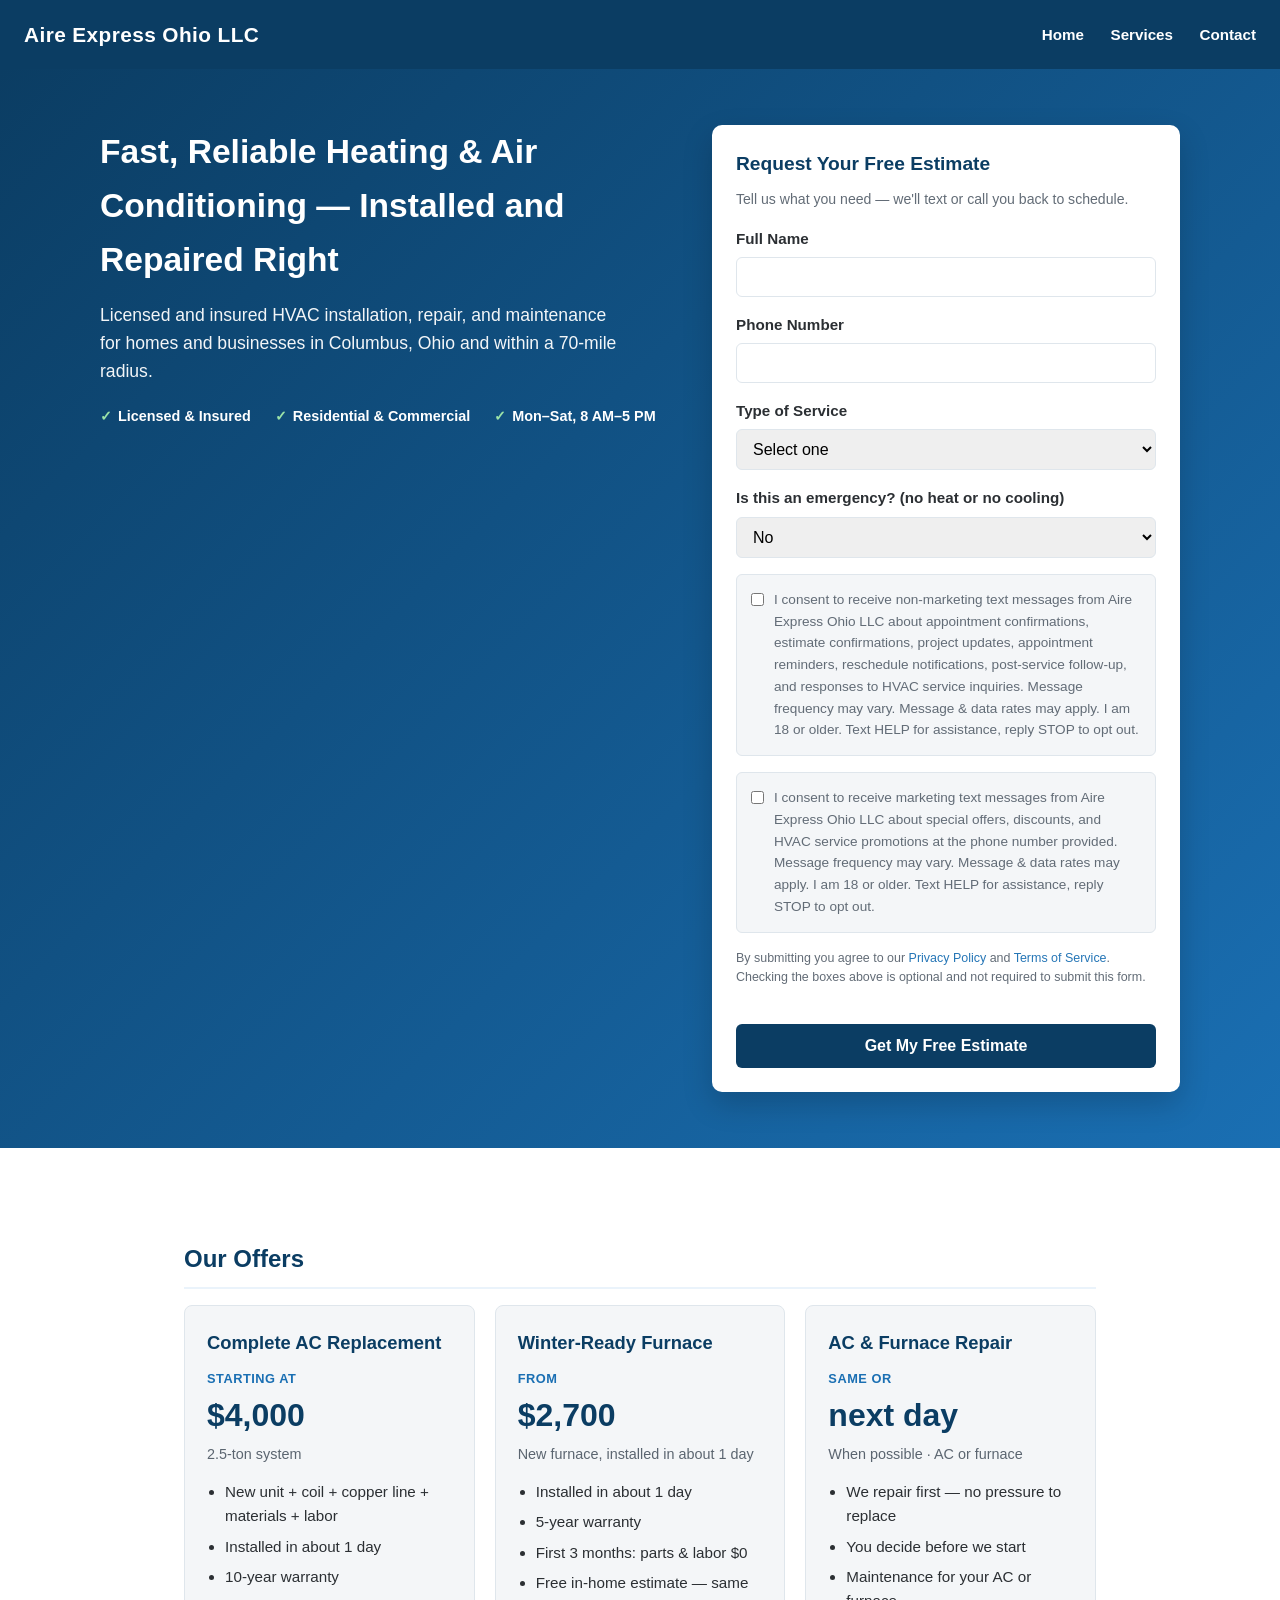
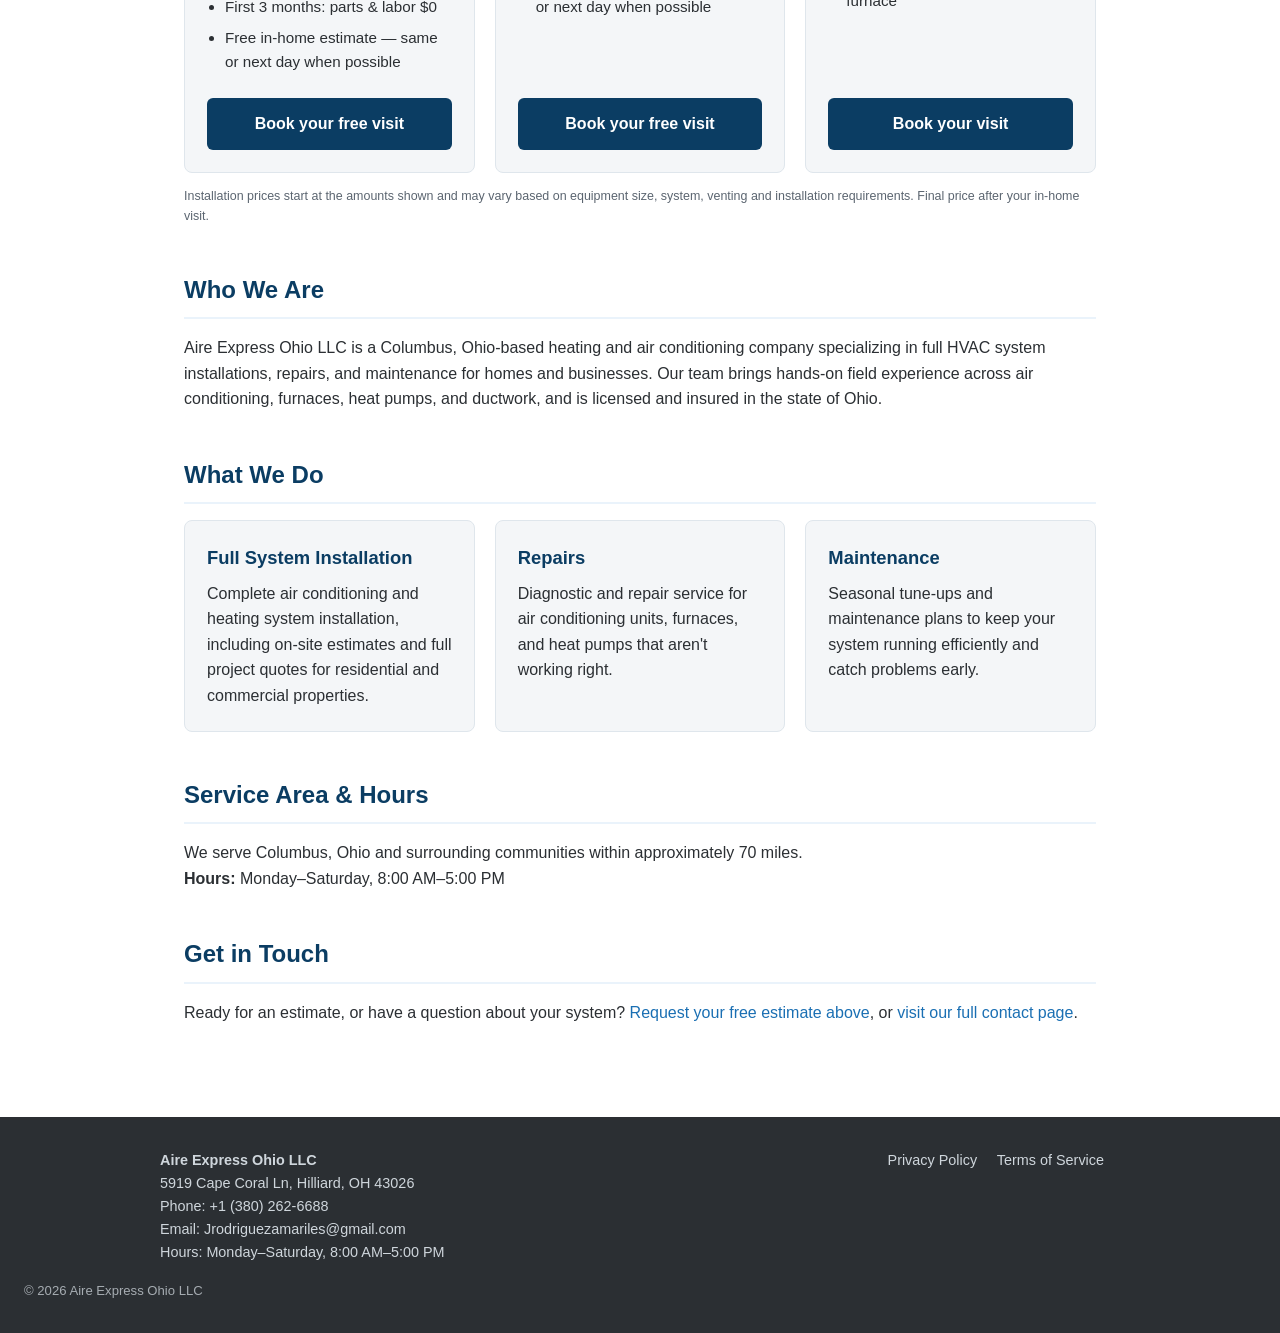
<file: index.html>
<!DOCTYPE html>
<html lang="en">
<head>
<meta charset="UTF-8">
<meta name="facebook-domain-verification" content="4a6uqxxomtbn5q3hukpxjnoxrc9a3d" />
<meta name="viewport" content="width=device-width, initial-scale=1.0">
<title>Aire Express Ohio LLC — HVAC Installation &amp; Repair in Columbus, OH</title>
<meta name="description" content="Aire Express Ohio LLC provides residential and commercial HVAC installation, repair, and maintenance within 70 miles of Columbus, Ohio. Request a free estimate.">
<link rel="stylesheet" href="style.css">
<!-- Meta Pixel -->
<script>
!function(f,b,e,v,n,t,s){if(f.fbq)return;n=f.fbq=function(){n.callMethod?
n.callMethod.apply(n,arguments):n.queue.push(arguments)};if(!f._fbq)f._fbq=n;
n.push=n;n.loaded=!0;n.version='2.0';n.queue=[];t=b.createElement(e);t.async=!0;
t.src=v;s=b.getElementsByTagName(e)[0];s.parentNode.insertBefore(t,s)}(window,
document,'script','https://connect.facebook.net/en_US/fbevents.js');
fbq('init','1676815434010955');
fbq('track','PageView');
</script>
<noscript><img height="1" width="1" style="display:none" src="https://www.facebook.com/tr?id=1676815434010955&ev=PageView&noscript=1"/></noscript>
<!-- End Meta Pixel -->
</head>
<body>

<header class="site-header">
  <div class="brand">Aire Express Ohio LLC</div>
  <nav>
    <a href="index.html">Home</a>
    <a href="services.html">Services</a>
    <a href="contact.html">Contact</a>
  </nav>
</header>

<section class="hero">
  <div class="hero-split">
    <div>
      <h1>Fast, Reliable Heating &amp; Air Conditioning — Installed and Repaired Right</h1>
      <p>Licensed and insured HVAC installation, repair, and maintenance for homes and businesses in Columbus, Ohio and within a 70-mile radius.</p>
      <div class="trust-row">
        <span class="trust-item">Licensed &amp; Insured</span>
        <span class="trust-item">Residential &amp; Commercial</span>
        <span class="trust-item">Mon–Sat, 8 AM–5 PM</span>
      </div>
    </div>

    <div class="capture-card" id="get-estimate">
      <h3>Request Your Free Estimate</h3>
      <p class="subtext">Tell us what you need — we'll text or call you back to schedule.</p>

      <!--
        Formulario de referencia — cuando el formulario esté conectado en GHL Form Builder, este
        bloque se reemplaza/envuelve con el embed real (mismo texto de los 2 checkboxes,
        Required = OFF en T&C 1/T&C 2/Phone). Estructura y textos ya cumplen lo que pide la revisión.
      -->
      <form class="contact-form" action="#" method="post">
        <div>
          <label for="h_name">Full Name</label>
          <input type="text" id="h_name" name="name" required>
        </div>

        <div>
          <label for="h_phone">Phone Number</label>
          <input type="tel" id="h_phone" name="phone" required>
        </div>

        <div>
          <label for="h_service_type">Type of Service</label>
          <select id="h_service_type" name="service_type">
            <option value="">Select one</option>
            <option value="installation">Full System Installation</option>
            <option value="repair">Repair</option>
            <option value="maintenance">Maintenance</option>
            <option value="other">Other</option>
          </select>
        </div>

        <div>
          <label for="h_emergency">Is this an emergency? (no heat or no cooling)</label>
          <select id="h_emergency" name="emergency">
            <option value="no">No</option>
            <option value="yes">Yes</option>
          </select>
        </div>

        <div class="hp-field" aria-hidden="true">
          <label for="h_company_website">Company website</label>
          <input type="text" id="h_company_website" name="company_website" tabindex="-1" autocomplete="off">
        </div>

        <div class="consent-block">
          <input type="checkbox" id="h_consent_nonmarketing" name="consent_nonmarketing">
          <p>I consent to receive non-marketing text messages from Aire Express Ohio LLC about appointment confirmations, estimate confirmations, project updates, appointment reminders, reschedule notifications, post-service follow-up, and responses to HVAC service inquiries. Message frequency may vary. Message &amp; data rates may apply. I am 18 or older. Text HELP for assistance, reply STOP to opt out.</p>
        </div>

        <div class="consent-block">
          <input type="checkbox" id="h_consent_marketing" name="consent_marketing">
          <p>I consent to receive marketing text messages from Aire Express Ohio LLC about special offers, discounts, and HVAC service promotions at the phone number provided. Message frequency may vary. Message &amp; data rates may apply. I am 18 or older. Text HELP for assistance, reply STOP to opt out.</p>
        </div>

        <p style="font-size:0.78rem;color:var(--gray)">By submitting you agree to our <a href="privacy-policy.html">Privacy Policy</a> and <a href="terms-of-service.html">Terms of Service</a>. Checking the boxes above is optional and not required to submit this form.</p>

        <button type="submit" class="btn btn-primary">Get My Free Estimate</button>
      </form>
    </div>
  </div>
</section>

<main>
  <section id="offers">
    <h2>Our Offers</h2>
    <div class="card-grid offer-grid">
      <div class="card offer-card">
        <h3>Complete AC Replacement</h3>
        <p class="offer-price"><span>Starting at</span> $4,000</p>
        <p class="offer-sub">2.5-ton system</p>
        <ul>
          <li>New unit + coil + copper line + materials + labor</li>
          <li>Installed in about 1 day</li>
          <li>10-year warranty</li>
          <li>First 3 months: parts &amp; labor $0</li>
          <li>Free in-home estimate — same or next day when possible</li>
        </ul>
        <a class="btn btn-primary" href="#get-estimate">Book your free visit</a>
      </div>
      <div class="card offer-card">
        <h3>Winter-Ready Furnace</h3>
        <p class="offer-price"><span>From</span> $2,700</p>
        <p class="offer-sub">New furnace, installed in about 1 day</p>
        <ul>
          <li>Installed in about 1 day</li>
          <li>5-year warranty</li>
          <li>First 3 months: parts &amp; labor $0</li>
          <li>Free in-home estimate — same or next day when possible</li>
        </ul>
        <a class="btn btn-primary" href="#get-estimate">Book your free visit</a>
      </div>
      <div class="card offer-card">
        <h3>AC &amp; Furnace Repair</h3>
        <p class="offer-price"><span>Same or</span> next day</p>
        <p class="offer-sub">When possible · AC or furnace</p>
        <ul>
          <li>We repair first — no pressure to replace</li>
          <li>You decide before we start</li>
          <li>Maintenance for your AC or furnace</li>
        </ul>
        <a class="btn btn-primary" href="#get-estimate">Book your visit</a>
      </div>
    </div>
    <p class="offer-fine">Installation prices start at the amounts shown and may vary based on equipment size, system, venting and installation requirements. Final price after your in-home visit.</p>
  </section>

  <section>
    <h2>Who We Are</h2>
    <p>Aire Express Ohio LLC is a Columbus, Ohio-based heating and air conditioning company specializing in full HVAC system installations, repairs, and maintenance for homes and businesses. Our team brings hands-on field experience across air conditioning, furnaces, heat pumps, and ductwork, and is licensed and insured in the state of Ohio.</p>
  </section>

  <section>
    <h2>What We Do</h2>
    <div class="card-grid">
      <div class="card">
        <h3>Full System Installation</h3>
        <p>Complete air conditioning and heating system installation, including on-site estimates and full project quotes for residential and commercial properties.</p>
      </div>
      <div class="card">
        <h3>Repairs</h3>
        <p>Diagnostic and repair service for air conditioning units, furnaces, and heat pumps that aren't working right.</p>
      </div>
      <div class="card">
        <h3>Maintenance</h3>
        <p>Seasonal tune-ups and maintenance plans to keep your system running efficiently and catch problems early.</p>
      </div>
    </div>
  </section>

  <section>
    <h2>Service Area &amp; Hours</h2>
    <p>We serve Columbus, Ohio and surrounding communities within approximately 70 miles.</p>
    <p><strong>Hours:</strong> Monday–Saturday, 8:00 AM–5:00 PM</p>
  </section>

  <section>
    <h2>Get in Touch</h2>
    <p>Ready for an estimate, or have a question about your system? <a href="#get-estimate">Request your free estimate above</a>, or <a href="contact.html">visit our full contact page</a>.</p>
  </section>
</main>

<div class="sticky-cta">
  <a class="btn" href="tel:+13802626688">Call Now</a>
  <a class="btn" href="#get-estimate">Get Free Estimate</a>
</div>

<footer class="site-footer">
  <div class="footer-inner">
    <div>
      <strong>Aire Express Ohio LLC</strong><br>
      5919 Cape Coral Ln, Hilliard, OH 43026<br>
      Phone: <a href="tel:+13802626688">+1 (380) 262-6688</a><br>
      Email: <a href="mailto:Jrodriguezamariles@gmail.com">Jrodriguezamariles@gmail.com</a><br>
      Hours: Monday–Saturday, 8:00 AM–5:00 PM
    </div>
    <div class="legal-links">
      <a href="privacy-policy.html">Privacy Policy</a>
      <a href="terms-of-service.html">Terms of Service</a>
    </div>
  </div>
  <div class="copyright">&copy; 2026 Aire Express Ohio LLC</div>
</footer>

<script src="form.js" defer></script>
</body>
</html>
</file>
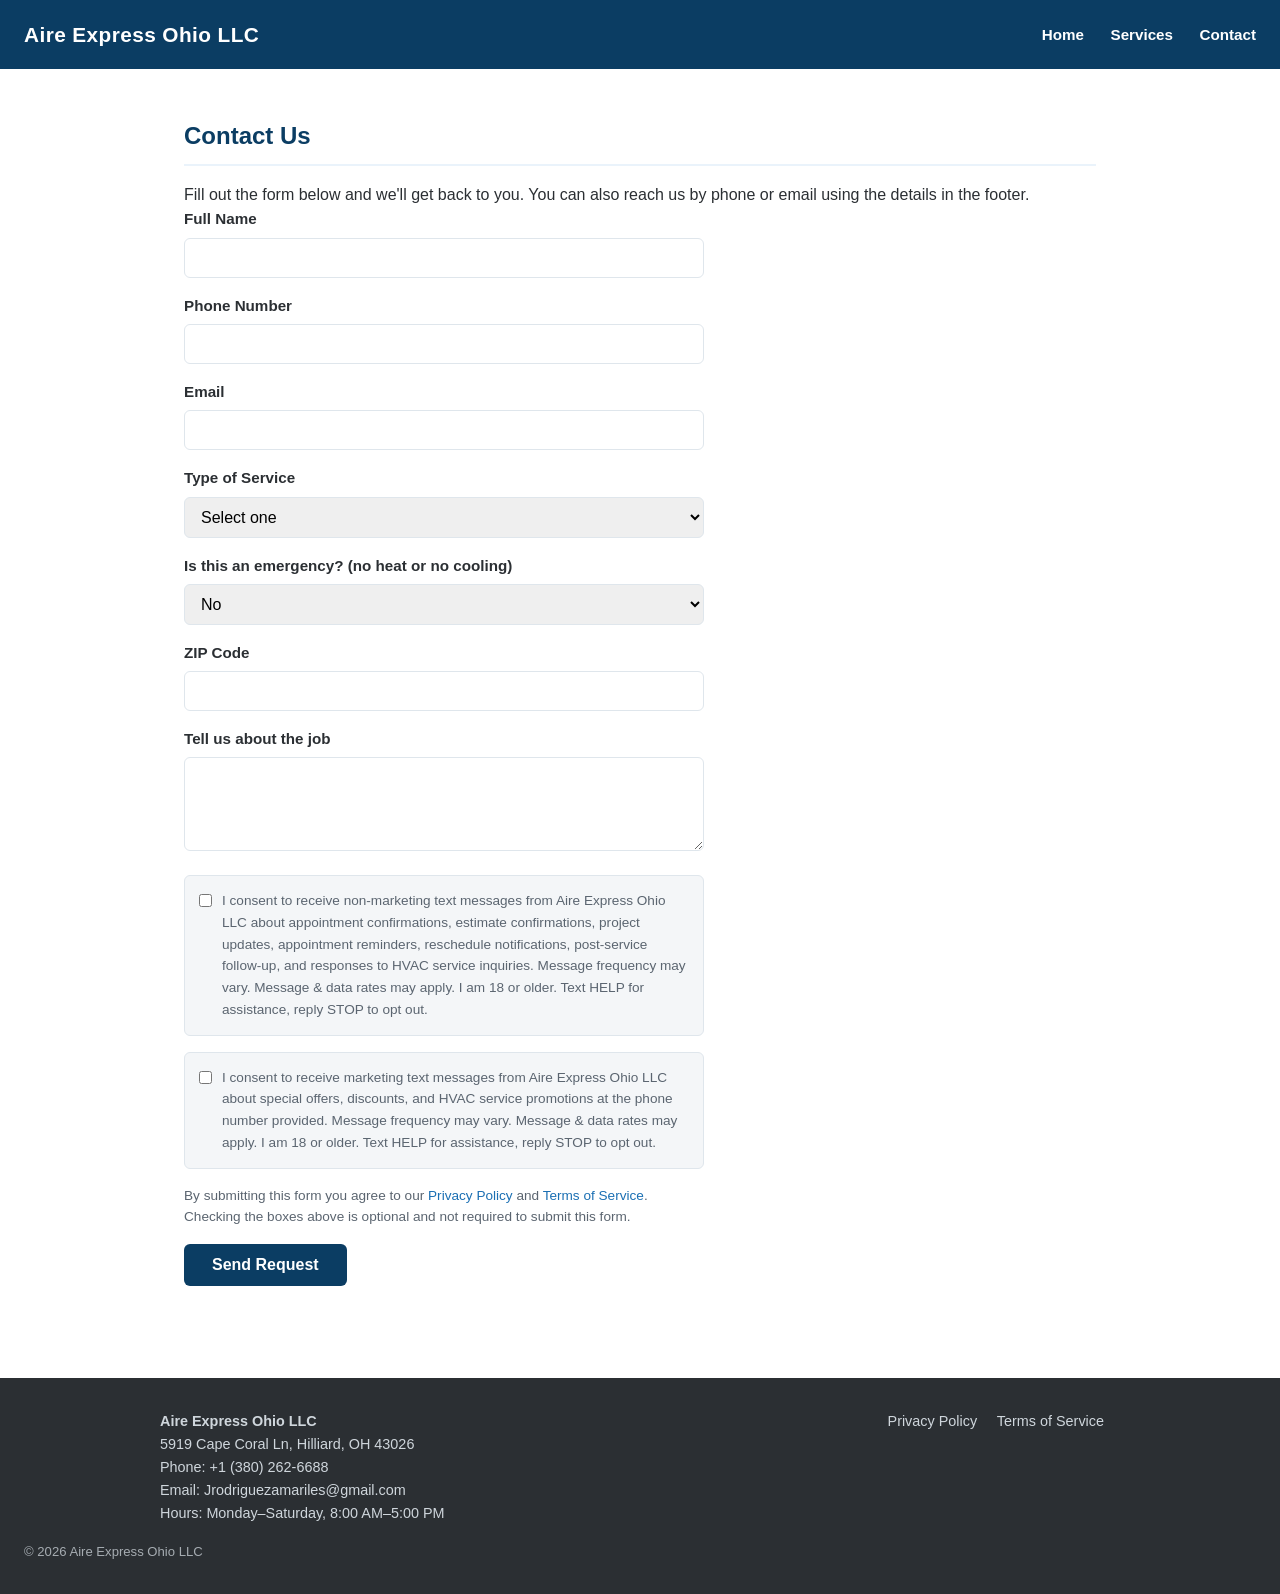
<file: contact.html>
<!DOCTYPE html>
<html lang="en">
<head>
<meta charset="UTF-8">
<meta name="viewport" content="width=device-width, initial-scale=1.0">
<title>Contact Us — Aire Express Ohio LLC</title>
<meta name="description" content="Request an HVAC estimate or get in touch with Aire Express Ohio LLC in Columbus, OH.">
<link rel="stylesheet" href="style.css">
<!-- Meta Pixel -->
<script>
!function(f,b,e,v,n,t,s){if(f.fbq)return;n=f.fbq=function(){n.callMethod?
n.callMethod.apply(n,arguments):n.queue.push(arguments)};if(!f._fbq)f._fbq=n;
n.push=n;n.loaded=!0;n.version='2.0';n.queue=[];t=b.createElement(e);t.async=!0;
t.src=v;s=b.getElementsByTagName(e)[0];s.parentNode.insertBefore(t,s)}(window,
document,'script','https://connect.facebook.net/en_US/fbevents.js');
fbq('init','1676815434010955');
fbq('track','PageView');
</script>
<noscript><img height="1" width="1" style="display:none" src="https://www.facebook.com/tr?id=1676815434010955&ev=PageView&noscript=1"/></noscript>
<!-- End Meta Pixel -->
</head>
<body>

<header class="site-header">
  <div class="brand">Aire Express Ohio LLC</div>
  <nav>
    <a href="index.html">Home</a>
    <a href="services.html">Services</a>
    <a href="contact.html">Contact</a>
  </nav>
</header>

<main>
  <section>
    <h2>Contact Us</h2>
    <p>Fill out the form below and we'll get back to you. You can also reach us by phone or email using the details in the footer.</p>

    <!--
      Formulario de referencia — cuando el número de GHL esté activo, este formulario se
      reemplaza/envuelve con el embed real de GHL Form Builder (mismo texto de los 2 checkboxes,
      Required = OFF en T&C 1/T&C 2/Phone). Estructura y textos ya cumplen lo que pide la revisión.
    -->
    <form class="contact-form" action="#" method="post">
      <div>
        <label for="name">Full Name</label>
        <input type="text" id="name" name="name" required>
      </div>

      <div>
        <label for="phone">Phone Number</label>
        <input type="tel" id="phone" name="phone">
      </div>

      <div>
        <label for="email">Email</label>
        <input type="email" id="email" name="email">
      </div>

      <div>
        <label for="service_type">Type of Service</label>
        <select id="service_type" name="service_type">
          <option value="">Select one</option>
          <option value="installation">Full System Installation</option>
          <option value="repair">Repair</option>
          <option value="maintenance">Maintenance</option>
          <option value="other">Other</option>
        </select>
      </div>

      <div>
        <label for="emergency">Is this an emergency? (no heat or no cooling)</label>
        <select id="emergency" name="emergency">
          <option value="no">No</option>
          <option value="yes">Yes</option>
        </select>
      </div>

      <div class="hp-field" aria-hidden="true">
        <label for="company_website">Company website</label>
        <input type="text" id="company_website" name="company_website" tabindex="-1" autocomplete="off">
      </div>

      <div>
        <label for="zip">ZIP Code</label>
        <input type="text" id="zip" name="zip">
      </div>

      <div>
        <label for="message">Tell us about the job</label>
        <textarea id="message" name="message" rows="4"></textarea>
      </div>

      <div class="consent-block">
        <input type="checkbox" id="consent_nonmarketing" name="consent_nonmarketing">
        <p>I consent to receive non-marketing text messages from Aire Express Ohio LLC about appointment confirmations, estimate confirmations, project updates, appointment reminders, reschedule notifications, post-service follow-up, and responses to HVAC service inquiries. Message frequency may vary. Message &amp; data rates may apply. I am 18 or older. Text HELP for assistance, reply STOP to opt out.</p>
      </div>

      <div class="consent-block">
        <input type="checkbox" id="consent_marketing" name="consent_marketing">
        <p>I consent to receive marketing text messages from Aire Express Ohio LLC about special offers, discounts, and HVAC service promotions at the phone number provided. Message frequency may vary. Message &amp; data rates may apply. I am 18 or older. Text HELP for assistance, reply STOP to opt out.</p>
      </div>

      <p style="font-size:0.85rem;color:var(--gray)">By submitting this form you agree to our <a href="privacy-policy.html">Privacy Policy</a> and <a href="terms-of-service.html">Terms of Service</a>. Checking the boxes above is optional and not required to submit this form.</p>

      <button type="submit" class="btn" style="align-self:flex-start;background:var(--blue-deep);color:var(--white)">Send Request</button>
    </form>
  </section>
</main>

<footer class="site-footer">
  <div class="footer-inner">
    <div>
      <strong>Aire Express Ohio LLC</strong><br>
      5919 Cape Coral Ln, Hilliard, OH 43026<br>
      Phone: <a href="tel:+13802626688">+1 (380) 262-6688</a><br>
      Email: <a href="mailto:Jrodriguezamariles@gmail.com">Jrodriguezamariles@gmail.com</a><br>
      Hours: Monday–Saturday, 8:00 AM–5:00 PM
    </div>
    <div class="legal-links">
      <a href="privacy-policy.html">Privacy Policy</a>
      <a href="terms-of-service.html">Terms of Service</a>
    </div>
  </div>
  <div class="copyright">&copy; 2026 Aire Express Ohio LLC</div>
</footer>

<script src="form.js" defer></script>
</body>
</html>
</file>
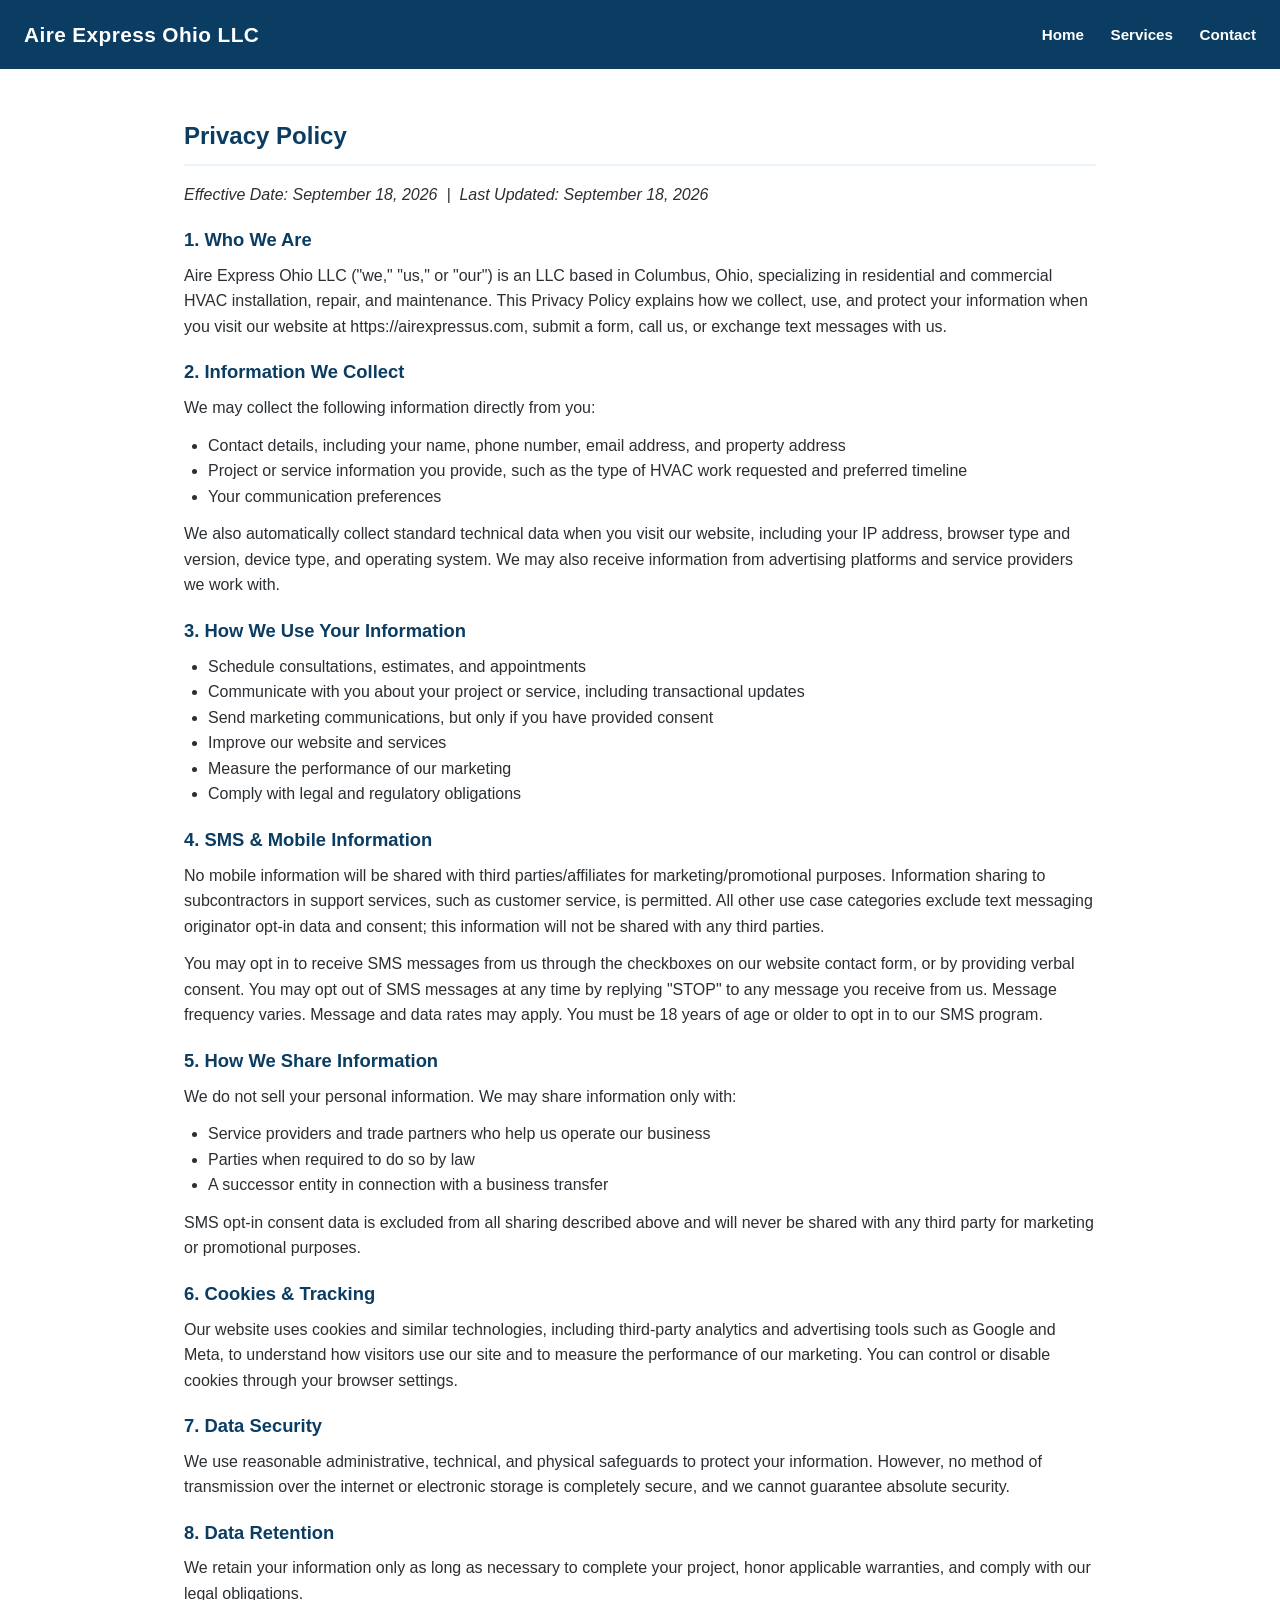
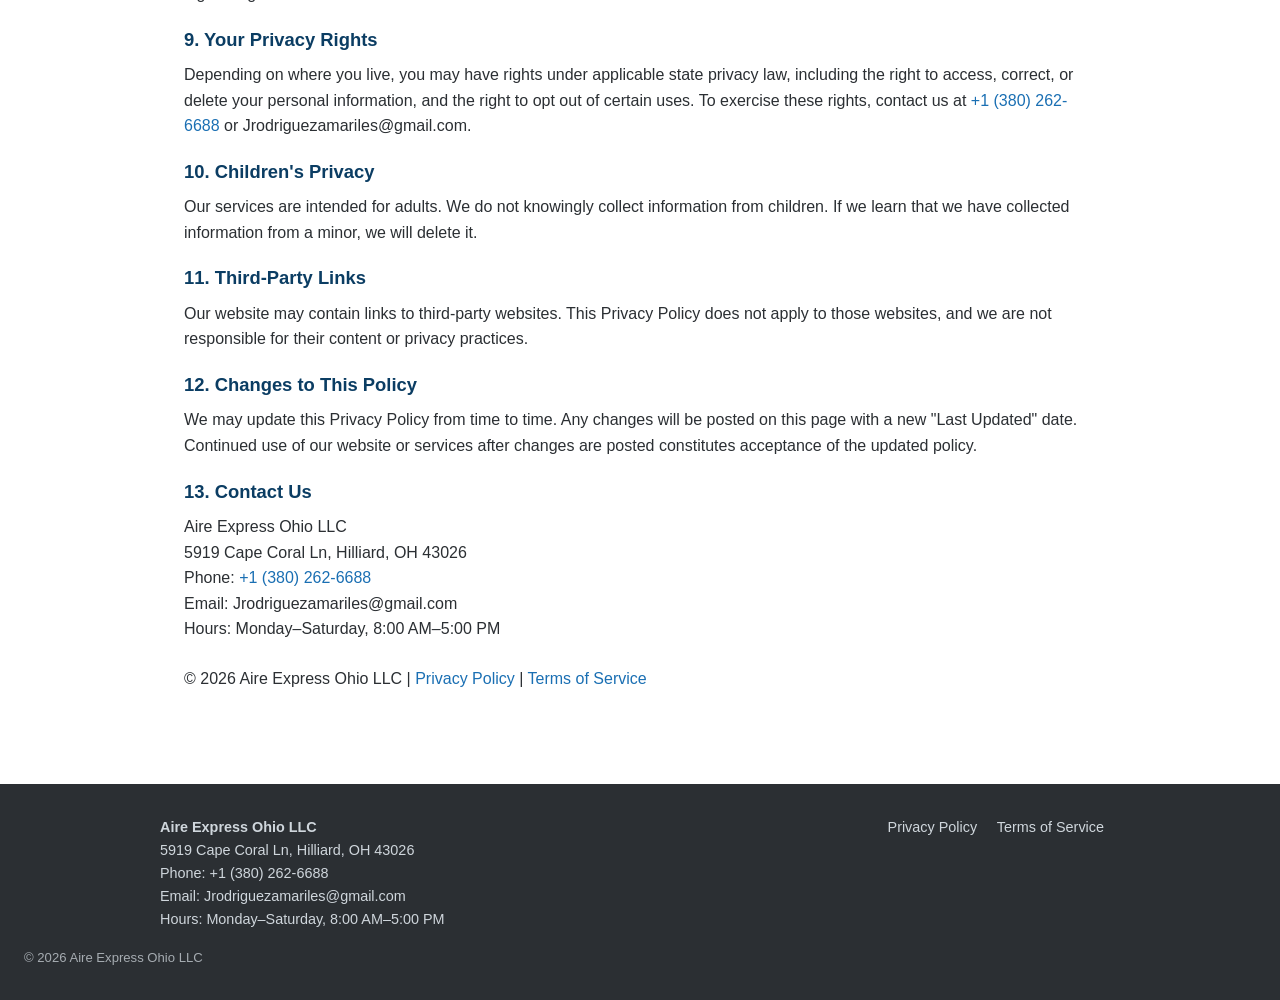
<file: privacy-policy.html>
<!DOCTYPE html>
<html lang="en">
<head>
<meta charset="UTF-8">
<meta name="viewport" content="width=device-width, initial-scale=1.0">
<title>Privacy Policy — Aire Express Ohio LLC</title>
<link rel="stylesheet" href="style.css">
</head>
<body>

<header class="site-header">
  <div class="brand">Aire Express Ohio LLC</div>
  <nav>
    <a href="index.html">Home</a>
    <a href="services.html">Services</a>
    <a href="contact.html">Contact</a>
  </nav>
</header>

<main>
  <section class="legal-doc">
    <h2>Privacy Policy</h2>
    <p><em>Effective Date: September 18, 2026 &nbsp;|&nbsp; Last Updated: September 18, 2026</em></p>

    <h3>1. Who We Are</h3>
    <p>Aire Express Ohio LLC ("we," "us," or "our") is an LLC based in Columbus, Ohio, specializing in residential and commercial HVAC installation, repair, and maintenance. This Privacy Policy explains how we collect, use, and protect your information when you visit our website at https://airexpressus.com, submit a form, call us, or exchange text messages with us.</p>

    <h3>2. Information We Collect</h3>
    <p>We may collect the following information directly from you:</p>
    <ul>
      <li>Contact details, including your name, phone number, email address, and property address</li>
      <li>Project or service information you provide, such as the type of HVAC work requested and preferred timeline</li>
      <li>Your communication preferences</li>
    </ul>
    <p>We also automatically collect standard technical data when you visit our website, including your IP address, browser type and version, device type, and operating system. We may also receive information from advertising platforms and service providers we work with.</p>

    <h3>3. How We Use Your Information</h3>
    <ul>
      <li>Schedule consultations, estimates, and appointments</li>
      <li>Communicate with you about your project or service, including transactional updates</li>
      <li>Send marketing communications, but only if you have provided consent</li>
      <li>Improve our website and services</li>
      <li>Measure the performance of our marketing</li>
      <li>Comply with legal and regulatory obligations</li>
    </ul>

    <h3>4. SMS &amp; Mobile Information</h3>
    <p>No mobile information will be shared with third parties/affiliates for marketing/promotional purposes. Information sharing to subcontractors in support services, such as customer service, is permitted. All other use case categories exclude text messaging originator opt-in data and consent; this information will not be shared with any third parties.</p>
    <p>You may opt in to receive SMS messages from us through the checkboxes on our website contact form, or by providing verbal consent. You may opt out of SMS messages at any time by replying "STOP" to any message you receive from us. Message frequency varies. Message and data rates may apply. You must be 18 years of age or older to opt in to our SMS program.</p>

    <h3>5. How We Share Information</h3>
    <p>We do not sell your personal information. We may share information only with:</p>
    <ul>
      <li>Service providers and trade partners who help us operate our business</li>
      <li>Parties when required to do so by law</li>
      <li>A successor entity in connection with a business transfer</li>
    </ul>
    <p>SMS opt-in consent data is excluded from all sharing described above and will never be shared with any third party for marketing or promotional purposes.</p>

    <h3>6. Cookies &amp; Tracking</h3>
    <p>Our website uses cookies and similar technologies, including third-party analytics and advertising tools such as Google and Meta, to understand how visitors use our site and to measure the performance of our marketing. You can control or disable cookies through your browser settings.</p>

    <h3>7. Data Security</h3>
    <p>We use reasonable administrative, technical, and physical safeguards to protect your information. However, no method of transmission over the internet or electronic storage is completely secure, and we cannot guarantee absolute security.</p>

    <h3>8. Data Retention</h3>
    <p>We retain your information only as long as necessary to complete your project, honor applicable warranties, and comply with our legal obligations.</p>

    <h3>9. Your Privacy Rights</h3>
    <p>Depending on where you live, you may have rights under applicable state privacy law, including the right to access, correct, or delete your personal information, and the right to opt out of certain uses. To exercise these rights, contact us at <a href="tel:+13802626688">+1 (380) 262-6688</a> or Jrodriguezamariles@gmail.com.</p>

    <h3>10. Children's Privacy</h3>
    <p>Our services are intended for adults. We do not knowingly collect information from children. If we learn that we have collected information from a minor, we will delete it.</p>

    <h3>11. Third-Party Links</h3>
    <p>Our website may contain links to third-party websites. This Privacy Policy does not apply to those websites, and we are not responsible for their content or privacy practices.</p>

    <h3>12. Changes to This Policy</h3>
    <p>We may update this Privacy Policy from time to time. Any changes will be posted on this page with a new "Last Updated" date. Continued use of our website or services after changes are posted constitutes acceptance of the updated policy.</p>

    <h3>13. Contact Us</h3>
    <p>
      Aire Express Ohio LLC<br>
      5919 Cape Coral Ln, Hilliard, OH 43026<br>
      Phone: <a href="tel:+13802626688">+1 (380) 262-6688</a><br>
      Email: Jrodriguezamariles@gmail.com<br>
      Hours: Monday–Saturday, 8:00 AM–5:00 PM
    </p>

    <p style="margin-top:24px">&copy; 2026 Aire Express Ohio LLC | <a href="privacy-policy.html">Privacy Policy</a> | <a href="terms-of-service.html">Terms of Service</a></p>
  </section>
</main>

<footer class="site-footer">
  <div class="footer-inner">
    <div>
      <strong>Aire Express Ohio LLC</strong><br>
      5919 Cape Coral Ln, Hilliard, OH 43026<br>
      Phone: <a href="tel:+13802626688">+1 (380) 262-6688</a><br>
      Email: <a href="mailto:Jrodriguezamariles@gmail.com">Jrodriguezamariles@gmail.com</a><br>
      Hours: Monday–Saturday, 8:00 AM–5:00 PM
    </div>
    <div class="legal-links">
      <a href="privacy-policy.html">Privacy Policy</a>
      <a href="terms-of-service.html">Terms of Service</a>
    </div>
  </div>
  <div class="copyright">&copy; 2026 Aire Express Ohio LLC</div>
</footer>

</body>
</html>
</file>
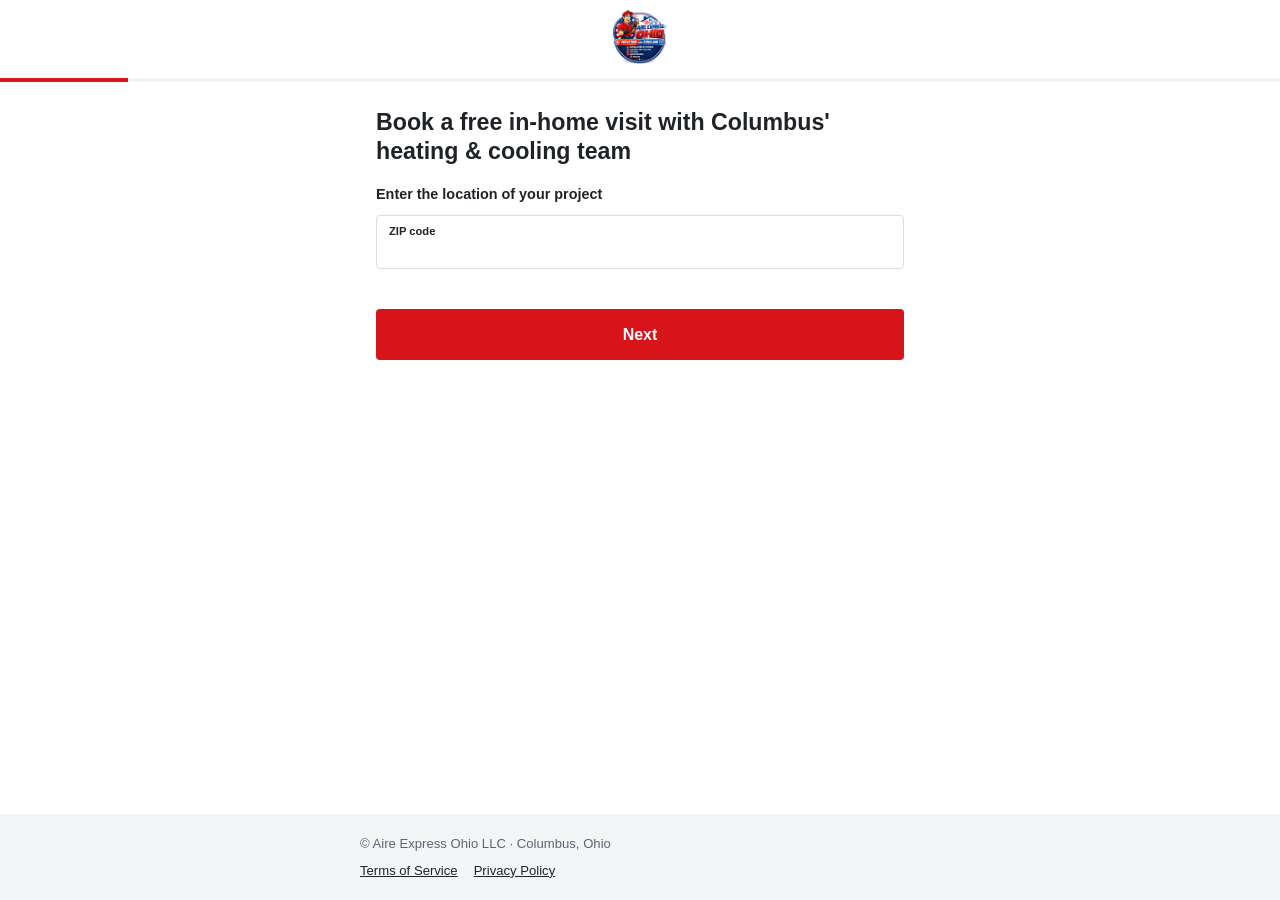
<file: request.html>
<!DOCTYPE html>
<html lang="en">
<head>
<meta charset="UTF-8">
<meta name="viewport" content="width=device-width, initial-scale=1.0">
<title>Book Your Free Visit — Aire Express Ohio LLC</title>
<meta name="description" content="Tell us about your heating or cooling project and book a free in-home visit with Aire Express Ohio LLC, within 70 miles of Columbus, Ohio.">
<!-- Meta Pixel -->
<script>
!function(f,b,e,v,n,t,s){if(f.fbq)return;n=f.fbq=function(){n.callMethod?
n.callMethod.apply(n,arguments):n.queue.push(arguments)};if(!f._fbq)f._fbq=n;
n.push=n;n.loaded=!0;n.version='2.0';n.queue=[];t=b.createElement(e);t.async=!0;
t.src=v;s=b.getElementsByTagName(e)[0];s.parentNode.insertBefore(t,s)}(window,
document,'script','https://connect.facebook.net/en_US/fbevents.js');
fbq('init','1676815434010955');
fbq('track','PageView');
</script>
<noscript><img height="1" width="1" style="display:none" src="https://www.facebook.com/tr?id=1676815434010955&ev=PageView&noscript=1"/></noscript>
<!-- End Meta Pixel -->
<style>
  :root {
    --red: #d7141a;
    --red-dark: #b01016;
    --navy: #0b3a8c;
    --ink: #1f2328;
    --muted: #5b6570;
    --line: #d9dee3;
    --soft: #f4f5f7;
    --green: #1f9d55;
  }
  * { box-sizing: border-box; margin: 0; padding: 0; }
  html, body { background: #fff; }
  body {
    font-family: -apple-system, "Segoe UI", Roboto, Arial, sans-serif;
    color: var(--ink);
    line-height: 1.45;
    min-height: 100vh;
    display: flex;
    flex-direction: column;
  }
  a { color: var(--navy); }
  .top { text-align: center; padding: 10px 16px 8px; }
  .top img { height: 54px; width: auto; }
  .bar { height: 4px; background: var(--soft); }
  .bar span { display: block; height: 100%; width: 10%; background: var(--red); transition: width .35s ease; }
  main { flex: 1; width: 100%; max-width: 560px; margin: 0 auto; padding: 26px 16px 32px; }
  .step { display: none; }
  .step.on { display: block; animation: in .25s ease; }
  @keyframes in { from { opacity: 0; transform: translateY(6px); } to { opacity: 1; transform: none; } }
  h1 { font-size: 1.45rem; line-height: 1.25; font-weight: 800; margin-bottom: 18px; }
  .lead { font-size: 1rem; font-weight: 600; margin: -6px 0 16px; }
  .label { font-size: .9rem; font-weight: 600; margin-bottom: 10px; }
  .field { position: relative; border: 1px solid var(--line); border-radius: 4px; padding: 7px 12px 6px; margin-bottom: 10px; background: #fff; }
  .field:focus-within { border: 2px solid var(--ink); padding: 6px 11px 5px; }
  .field label { display: block; font-size: .7rem; font-weight: 700; color: var(--ink); }
  .field input { width: 100%; border: 0; outline: 0; font-size: 1rem; padding: 2px 0; background: transparent; color: var(--ink); }
  .field .ok { position: absolute; right: 12px; top: 50%; transform: translateY(-50%); width: 22px; height: 22px; border-radius: 50%; background: #d6f3e2; color: var(--green); font-size: 13px; line-height: 22px; text-align: center; display: none; }
  .field.valid .ok { display: block; }
  .row { display: flex; gap: 10px; }
  .row .field { flex: 1; }
  .city { color: var(--green); font-size: .92rem; margin: -2px 0 14px; min-height: 1.2em; }
  .city.bad { color: var(--red); }
  .opts { border: 1px solid var(--line); border-radius: 6px; overflow: hidden; margin-bottom: 16px; }
  .opt { display: flex; align-items: center; gap: 12px; width: 100%; padding: 15px 14px; background: #fff; border: 0; border-bottom: 1px solid var(--line); font: inherit; font-size: .97rem; color: var(--ink); text-align: left; cursor: pointer; }
  .opt:last-child { border-bottom: 0; }
  .opt:hover, .opt.sel { background: var(--soft); }
  .radio { flex: none; width: 20px; height: 20px; border: 2px solid #9aa3ad; border-radius: 50%; position: relative; }
  .opt.sel .radio { border-color: var(--red); }
  .opt.sel .radio::after { content: ""; position: absolute; inset: 3px; border-radius: 50%; background: var(--red); }
  .chev { margin-left: auto; font-size: 1.3rem; color: var(--ink); line-height: 1; }
  .other { display: none; padding: 0 14px 14px; background: var(--soft); }
  .other.on { display: block; }
  .other input { width: 100%; border: 2px solid var(--ink); border-radius: 4px; padding: 11px 12px; font-size: .97rem; }
  .words { display: flex; align-items: center; gap: 10px; border: 2px solid var(--red); border-radius: 10px; padding: 12px 14px; margin: 18px 0 16px; box-shadow: 0 0 0 3px rgba(215,20,26,.08); }
  .words span { color: var(--red); font-size: 1.1rem; }
  .words input { flex: 1; border: 0; outline: 0; font-size: .97rem; background: transparent; }
  .nav { display: flex; gap: 12px; }
  .btn { flex: 1; border: 0; border-radius: 4px; padding: 14px; font: inherit; font-weight: 700; font-size: 1rem; cursor: pointer; background: var(--red); color: #fff; }
  .btn:hover { background: var(--red-dark); }
  .btn:disabled { opacity: .55; cursor: not-allowed; }
  .btn.back { flex: 0 0 34%; background: #fff; color: var(--ink); border: 1px solid var(--line); font-weight: 600; }
  .btn.back:hover { background: var(--soft); }
  .center { text-align: center; }
  .progress { height: 10px; border-radius: 6px; background: #e9ecef; overflow: hidden; margin: 18px 0 16px; }
  .progress span { display: block; height: 100%; width: 0; background: var(--red); border-radius: 6px; }
  .msg { width: 100%; min-height: 170px; border: 1px solid var(--line); border-radius: 4px; padding: 12px; font: inherit; font-size: .97rem; line-height: 1.55; resize: vertical; }
  .count { text-align: right; font-size: .72rem; color: var(--muted); margin: 4px 0 16px; }
  .project { color: var(--ink); margin: -6px 0 16px; font-size: .97rem; }
  .consent-block { display: flex; gap: 10px; align-items: flex-start; margin: 12px 0; }
  .consent-block input { flex: none; width: 20px; height: 20px; margin-top: 2px; accent-color: var(--navy); }
  .consent-block p { font-size: .8rem; color: var(--ink); line-height: 1.45; }
  .legal { font-size: .76rem; color: var(--muted); margin: 6px 0 16px; }
  .err { color: var(--red); font-size: .85rem; margin: -4px 0 10px; min-height: 1em; }
  .hp-field { position: absolute; left: -9999px; width: 1px; height: 1px; overflow: hidden; }
  .thanks h1 { margin-bottom: 10px; }
  .thanks p { color: var(--muted); }
  footer { background: var(--soft); padding: 20px 16px; font-size: .82rem; color: var(--muted); }
  footer div { max-width: 560px; margin: 0 auto; }
  footer a { display: inline-block; margin: 8px 16px 0 0; color: var(--ink); }
</style>
</head>
<body>

<div class="top"><a href="index.html"><img src="logo.png" alt="Aire Express Ohio LLC"></a></div>
<div class="bar"><span id="bar"></span></div>

<main>
<form id="flow" novalidate>

  <!-- 1. ZIP -->
  <section class="step on" data-step="zip">
    <h1>Book a free in-home visit with Columbus' heating &amp; cooling team</h1>
    <p class="label">Enter the location of your project</p>
    <div class="field" id="zipField">
      <label for="zip">ZIP code</label>
      <input id="zip" name="zip" inputmode="numeric" autocomplete="postal-code" maxlength="5" pattern="[0-9]{5}">
      <span class="ok">✓</span>
    </div>
    <p class="city" id="zipCity"></p>
    <div class="nav"><button type="button" class="btn" data-next>Next</button></div>
  </section>

  <!-- 2. Contact + consent (right after ZIP so the lead is captured early) -->
  <section class="step" data-step="contact">
    <h1>Good news: we serve your area!</h1>
        <div class="row">
      <div class="field"><label for="first_name">First Name</label><input id="first_name" name="first_name" autocomplete="given-name"></div>
      <div class="field"><label for="last_name">Last Name</label><input id="last_name" name="last_name" autocomplete="family-name"></div>
    </div>
    <div class="field"><label for="phone">Phone Number</label><input type="tel" id="phone" name="phone" autocomplete="tel" inputmode="tel"></div>
    <div class="field"><label for="email">Email (optional)</label><input type="email" id="email" name="email" autocomplete="email"></div>

    <div class="hp-field" aria-hidden="true">
      <label for="company_website">Company website</label>
      <input type="text" id="company_website" name="company_website" tabindex="-1" autocomplete="off">
    </div>

    <div class="consent-block">
      <input type="checkbox" id="consent_nonmarketing" name="consent_nonmarketing">
      <p>I consent to receive non-marketing text messages from Aire Express Ohio LLC about appointment confirmations, estimate confirmations, project updates, appointment reminders, reschedule notifications, post-service follow-up, and responses to HVAC service inquiries. Message frequency may vary. Message &amp; data rates may apply. I am 18 or older. Text HELP for assistance, reply STOP to opt out.</p>
    </div>

    <div class="consent-block">
      <input type="checkbox" id="consent_marketing" name="consent_marketing">
      <p>I consent to receive marketing text messages from Aire Express Ohio LLC about special offers, discounts, and HVAC service promotions at the phone number provided. Message frequency may vary. Message &amp; data rates may apply. I am 18 or older. Text HELP for assistance, reply STOP to opt out.</p>
    </div>

    <p class="err" id="contactErr"></p>
    <button type="submit" class="btn" style="width:100%" id="submitBtn">Continue</button>
    <p class="legal">By submitting you agree to our <a href="privacy-policy.html">Privacy Policy</a> and <a href="terms-of-service.html">Terms of Service</a>. Checking the boxes above is optional and not required to submit this form.</p>
  </section>

  <!-- 2. Service -->
  <section class="step" data-step="service">
    <h1>What do you need help with?</h1>
    <div class="opts" data-group="service_type" data-mode="radio">
      <button type="button" class="opt" data-value="furnace"><span class="radio"></span>New or replacement furnace</button>
      <button type="button" class="opt" data-value="ac"><span class="radio"></span>New or replacement A/C</button>
      <button type="button" class="opt" data-value="full_system"><span class="radio"></span>Full system (furnace + A/C)</button>
      <button type="button" class="opt" data-value="repair"><span class="radio"></span>Repair (heating or cooling)</button>
      <button type="button" class="opt" data-value="maintenance"><span class="radio"></span>Maintenance / tune-up</button>
      <button type="button" class="opt" data-value="other"><span class="radio"></span>Other</button>
      <div class="other" id="otherBox"><input id="other_text" placeholder="Please specify"></div>
    </div>
    <div class="words"><span>✦</span><input id="own_words" placeholder="Tell us in your own words..."></div>
    <div class="nav"><button type="button" class="btn back" data-back>Back</button><button type="button" class="btn" data-next>Next</button></div>
  </section>

  <!-- 3. Detail (question depends on the service) -->
  <section class="step" data-step="detail">
    <h1 id="detailQ"></h1>
    <div class="opts" data-group="project_detail" data-mode="auto" id="detailOpts"></div>
    <div class="words"><span>✦</span><input id="own_words_2" placeholder="Or, continue in your own words..."></div>
    <div class="nav"><button type="button" class="btn back" data-back>Back</button></div>
  </section>

  <!-- 4. Timeline -->
  <section class="step" data-step="timeline">
    <h1>When do you need this work done?</h1>
    <div class="opts" data-group="timeline" data-mode="auto">
      <button type="button" class="opt" data-value="urgent">Urgent (1-2 days)<span class="chev">›</span></button>
      <button type="button" class="opt" data-value="within_2_weeks">Within 2 weeks<span class="chev">›</span></button>
      <button type="button" class="opt" data-value="more_than_2_weeks">More than 2 weeks<span class="chev">›</span></button>
      <button type="button" class="opt" data-value="not_sure">Not sure - still planning/budgeting<span class="chev">›</span></button>
    </div>
    <div class="nav"><button type="button" class="btn back" data-back>Back</button></div>
  </section>

  <!-- 5. Building -->
  <section class="step center" data-step="building">
    <h1>Building your project</h1>
    <div class="progress"><span id="buildBar"></span></div>
    <p style="font-weight:600">Checking availability...</p>
  </section>

  <!-- 6. Custom message -->
  <section class="step" data-step="message">
    <h1>We started this custom message for you to send to our team.</h1>
    <p class="lead">Feel free to edit it however you'd like.</p>
    <textarea class="msg" id="message" name="message" maxlength="2000"></textarea>
    <p class="count"><span id="msgCount">0</span>/2000</p>
    <div class="nav"><button type="button" class="btn back" data-back>Back</button><button type="button" class="btn" data-next>Next</button></div>
  </section>

  <!-- 7. Address -->
  <section class="step" data-step="address">
    <h1>What's your project address?</h1>
    <div class="field"><label for="street">Street</label><input id="street" name="street" autocomplete="address-line1"></div>
    <div class="field"><label for="city">City</label><input id="city" name="city" autocomplete="address-level2"></div>
    <div class="field" id="zipField2"><label for="zip2">ZIP code</label><input id="zip2" inputmode="numeric" maxlength="5"><span class="ok">✓</span></div>
    <p class="city" id="zipCity2"></p>
    <p class="err" id="addrErr"></p>
    <div class="nav"><button type="button" class="btn back" data-back>Back</button><button type="button" class="btn" data-next>Book My Free Visit</button></div>
  </section>

  <!-- 9. Thanks -->
  <section class="step thanks center" data-step="thanks">
    <h1>You're all set!</h1>
    <p>Thanks! We'll text or call you shortly to schedule your free visit.</p>
  </section>

</form>
</main>

<footer>
  <div>
    © Aire Express Ohio LLC · Columbus, Ohio<br>
    <a href="terms-of-service.html">Terms of Service</a><a href="privacy-policy.html">Privacy Policy</a>
  </div>
</footer>

<script src="request.js"></script>
</body>
</html>
</file>
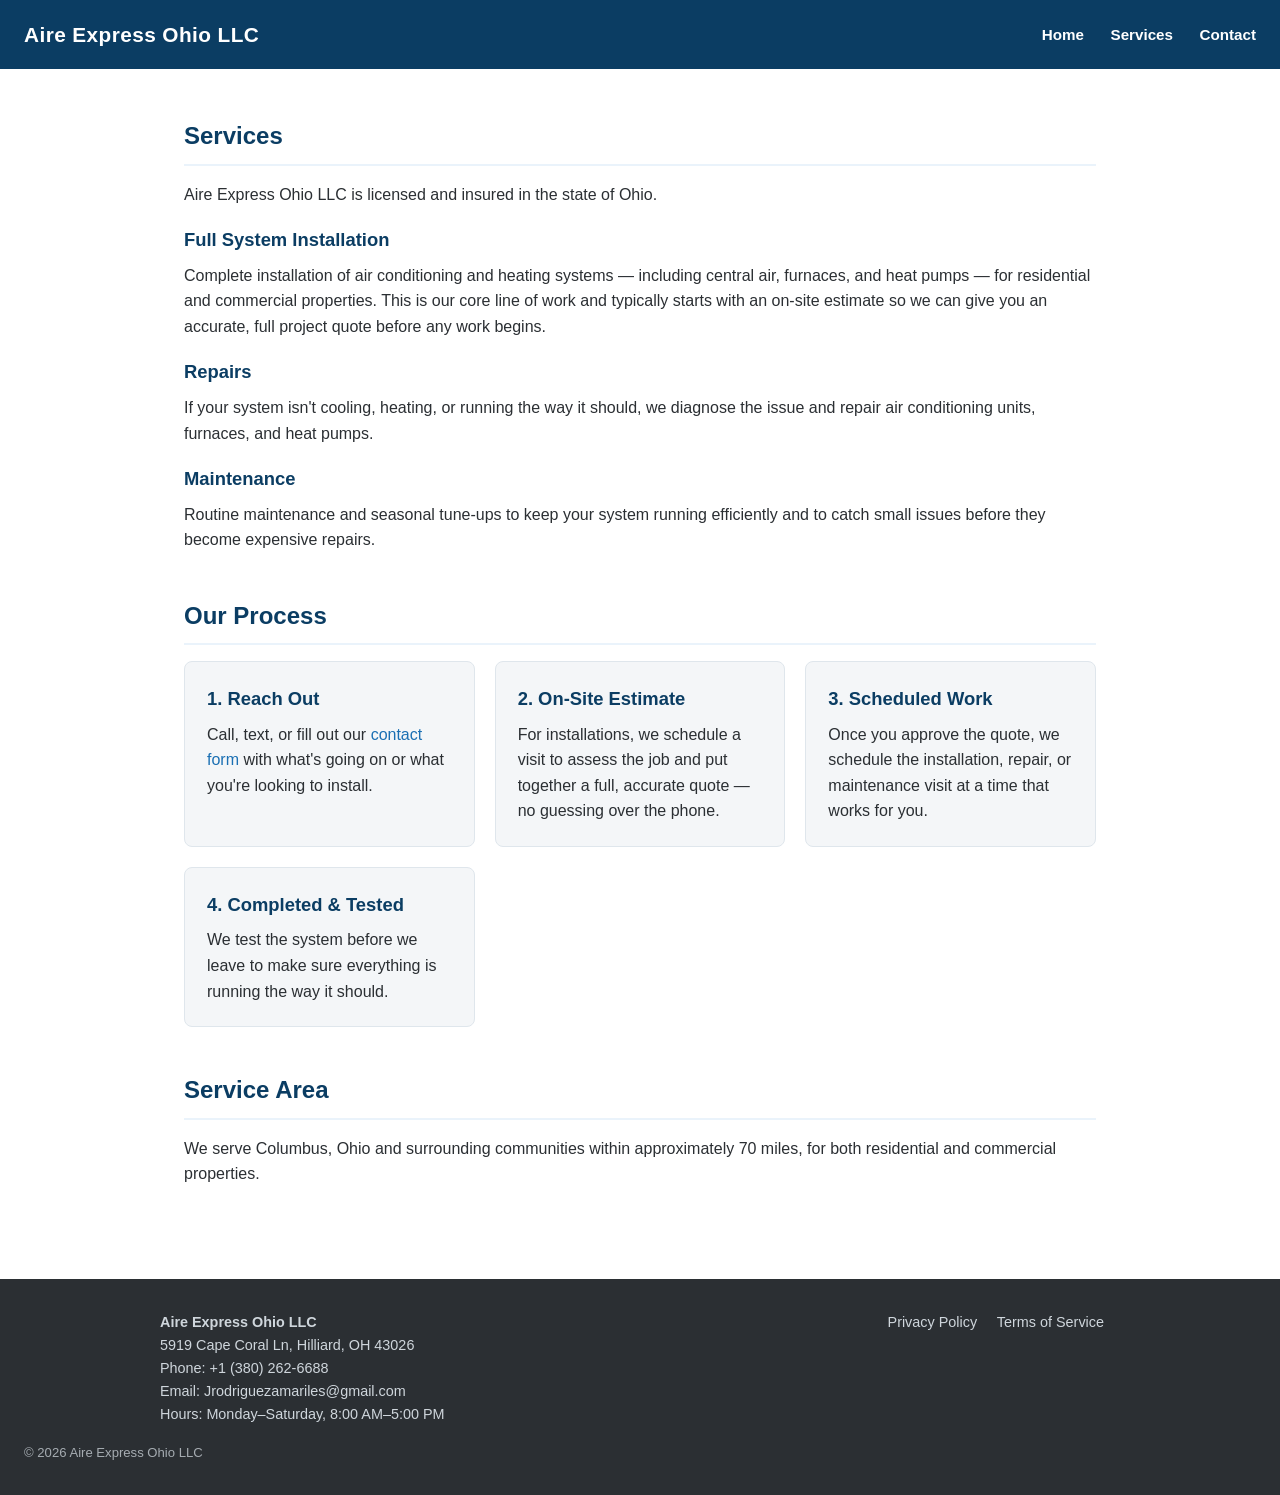
<file: services.html>
<!DOCTYPE html>
<html lang="en">
<head>
<meta charset="UTF-8">
<meta name="viewport" content="width=device-width, initial-scale=1.0">
<title>Services &amp; Process — Aire Express Ohio LLC</title>
<meta name="description" content="HVAC installation, repair, and maintenance services from Aire Express Ohio LLC — see our process from estimate to completed job.">
<link rel="stylesheet" href="style.css">
<!-- Meta Pixel -->
<script>
!function(f,b,e,v,n,t,s){if(f.fbq)return;n=f.fbq=function(){n.callMethod?
n.callMethod.apply(n,arguments):n.queue.push(arguments)};if(!f._fbq)f._fbq=n;
n.push=n;n.loaded=!0;n.version='2.0';n.queue=[];t=b.createElement(e);t.async=!0;
t.src=v;s=b.getElementsByTagName(e)[0];s.parentNode.insertBefore(t,s)}(window,
document,'script','https://connect.facebook.net/en_US/fbevents.js');
fbq('init','1676815434010955');
fbq('track','PageView');
</script>
<noscript><img height="1" width="1" style="display:none" src="https://www.facebook.com/tr?id=1676815434010955&ev=PageView&noscript=1"/></noscript>
<!-- End Meta Pixel -->
</head>
<body>

<header class="site-header">
  <div class="brand">Aire Express Ohio LLC</div>
  <nav>
    <a href="index.html">Home</a>
    <a href="services.html">Services</a>
    <a href="contact.html">Contact</a>
  </nav>
</header>

<main>
  <section>
    <h2>Services</h2>
    <p>Aire Express Ohio LLC is licensed and insured in the state of Ohio.</p>

    <h3>Full System Installation</h3>
    <p>Complete installation of air conditioning and heating systems — including central air, furnaces, and heat pumps — for residential and commercial properties. This is our core line of work and typically starts with an on-site estimate so we can give you an accurate, full project quote before any work begins.</p>

    <h3>Repairs</h3>
    <p>If your system isn't cooling, heating, or running the way it should, we diagnose the issue and repair air conditioning units, furnaces, and heat pumps.</p>

    <h3>Maintenance</h3>
    <p>Routine maintenance and seasonal tune-ups to keep your system running efficiently and to catch small issues before they become expensive repairs.</p>
  </section>

  <section>
    <h2>Our Process</h2>
    <div class="card-grid">
      <div class="card">
        <h3>1. Reach Out</h3>
        <p>Call, text, or fill out our <a href="contact.html">contact form</a> with what's going on or what you're looking to install.</p>
      </div>
      <div class="card">
        <h3>2. On-Site Estimate</h3>
        <p>For installations, we schedule a visit to assess the job and put together a full, accurate quote — no guessing over the phone.</p>
      </div>
      <div class="card">
        <h3>3. Scheduled Work</h3>
        <p>Once you approve the quote, we schedule the installation, repair, or maintenance visit at a time that works for you.</p>
      </div>
      <div class="card">
        <h3>4. Completed &amp; Tested</h3>
        <p>We test the system before we leave to make sure everything is running the way it should.</p>
      </div>
    </div>
  </section>

  <section>
    <h2>Service Area</h2>
    <p>We serve Columbus, Ohio and surrounding communities within approximately 70 miles, for both residential and commercial properties.</p>
  </section>
</main>

<footer class="site-footer">
  <div class="footer-inner">
    <div>
      <strong>Aire Express Ohio LLC</strong><br>
      5919 Cape Coral Ln, Hilliard, OH 43026<br>
      Phone: <a href="tel:+13802626688">+1 (380) 262-6688</a><br>
      Email: <a href="mailto:Jrodriguezamariles@gmail.com">Jrodriguezamariles@gmail.com</a><br>
      Hours: Monday–Saturday, 8:00 AM–5:00 PM
    </div>
    <div class="legal-links">
      <a href="privacy-policy.html">Privacy Policy</a>
      <a href="terms-of-service.html">Terms of Service</a>
    </div>
  </div>
  <div class="copyright">&copy; 2026 Aire Express Ohio LLC</div>
</footer>

</body>
</html>
</file>
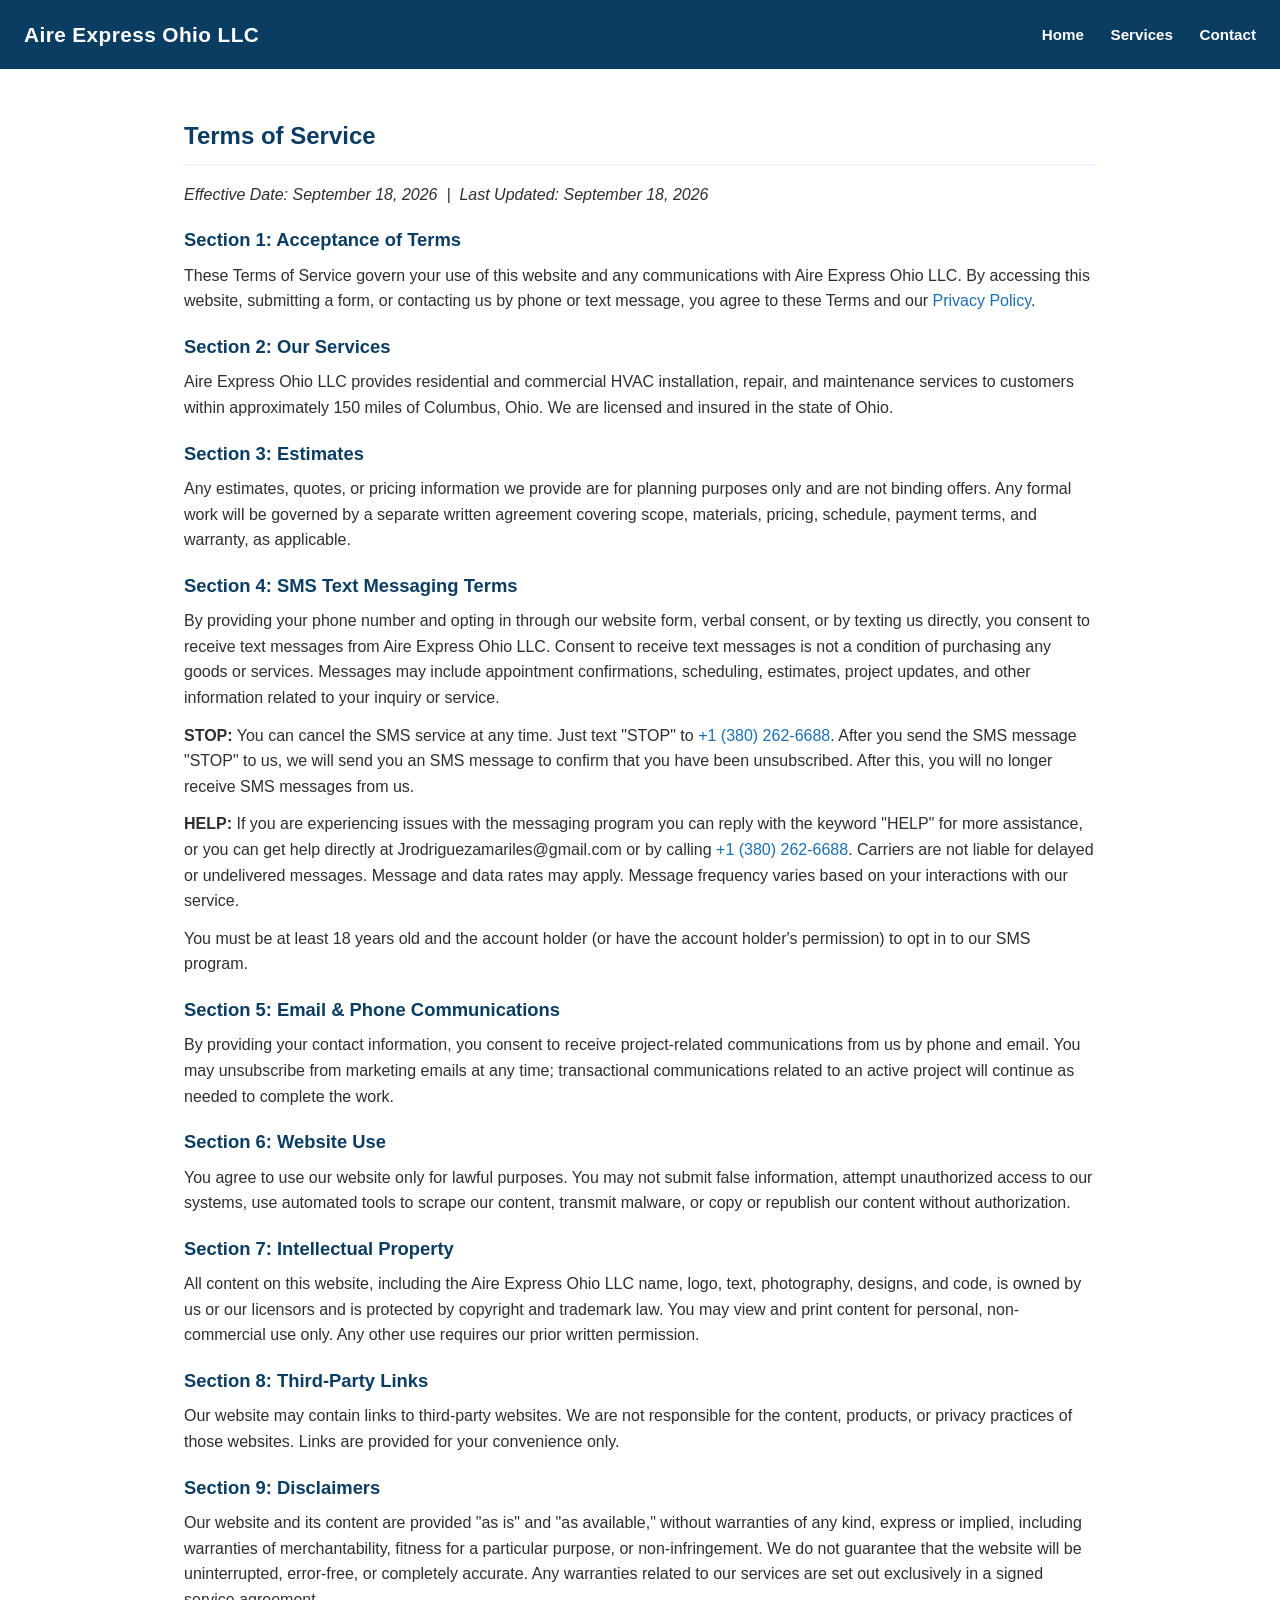
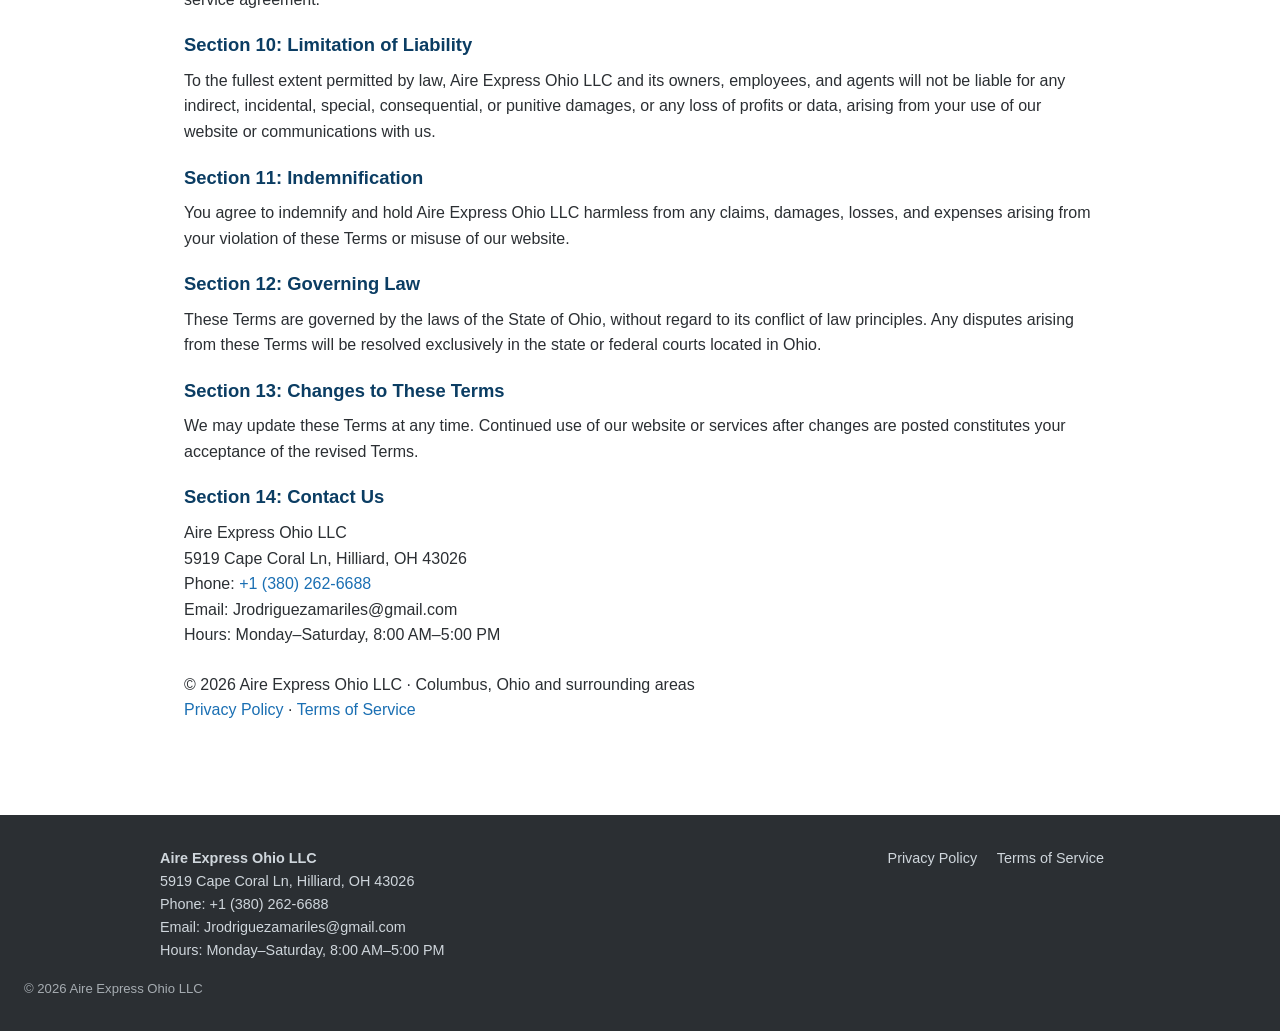
<file: terms-of-service.html>
<!DOCTYPE html>
<html lang="en">
<head>
<meta charset="UTF-8">
<meta name="viewport" content="width=device-width, initial-scale=1.0">
<title>Terms of Service — Aire Express Ohio LLC</title>
<link rel="stylesheet" href="style.css">
</head>
<body>

<header class="site-header">
  <div class="brand">Aire Express Ohio LLC</div>
  <nav>
    <a href="index.html">Home</a>
    <a href="services.html">Services</a>
    <a href="contact.html">Contact</a>
  </nav>
</header>

<main>
  <section class="legal-doc">
    <h2>Terms of Service</h2>
    <p><em>Effective Date: September 18, 2026 &nbsp;|&nbsp; Last Updated: September 18, 2026</em></p>

    <h3>Section 1: Acceptance of Terms</h3>
    <p>These Terms of Service govern your use of this website and any communications with Aire Express Ohio LLC. By accessing this website, submitting a form, or contacting us by phone or text message, you agree to these Terms and our <a href="privacy-policy.html">Privacy Policy</a>.</p>

    <h3>Section 2: Our Services</h3>
    <p>Aire Express Ohio LLC provides residential and commercial HVAC installation, repair, and maintenance services to customers within approximately 150 miles of Columbus, Ohio. We are licensed and insured in the state of Ohio.</p>

    <h3>Section 3: Estimates</h3>
    <p>Any estimates, quotes, or pricing information we provide are for planning purposes only and are not binding offers. Any formal work will be governed by a separate written agreement covering scope, materials, pricing, schedule, payment terms, and warranty, as applicable.</p>

    <h3>Section 4: SMS Text Messaging Terms</h3>
    <p>By providing your phone number and opting in through our website form, verbal consent, or by texting us directly, you consent to receive text messages from Aire Express Ohio LLC. Consent to receive text messages is not a condition of purchasing any goods or services. Messages may include appointment confirmations, scheduling, estimates, project updates, and other information related to your inquiry or service.</p>

    <p><strong>STOP:</strong> You can cancel the SMS service at any time. Just text "STOP" to <a href="tel:+13802626688">+1 (380) 262-6688</a>. After you send the SMS message "STOP" to us, we will send you an SMS message to confirm that you have been unsubscribed. After this, you will no longer receive SMS messages from us.</p>

    <p><strong>HELP:</strong> If you are experiencing issues with the messaging program you can reply with the keyword "HELP" for more assistance, or you can get help directly at Jrodriguezamariles@gmail.com or by calling <a href="tel:+13802626688">+1 (380) 262-6688</a>. Carriers are not liable for delayed or undelivered messages. Message and data rates may apply. Message frequency varies based on your interactions with our service.</p>

    <p>You must be at least 18 years old and the account holder (or have the account holder's permission) to opt in to our SMS program.</p>

    <h3>Section 5: Email &amp; Phone Communications</h3>
    <p>By providing your contact information, you consent to receive project-related communications from us by phone and email. You may unsubscribe from marketing emails at any time; transactional communications related to an active project will continue as needed to complete the work.</p>

    <h3>Section 6: Website Use</h3>
    <p>You agree to use our website only for lawful purposes. You may not submit false information, attempt unauthorized access to our systems, use automated tools to scrape our content, transmit malware, or copy or republish our content without authorization.</p>

    <h3>Section 7: Intellectual Property</h3>
    <p>All content on this website, including the Aire Express Ohio LLC name, logo, text, photography, designs, and code, is owned by us or our licensors and is protected by copyright and trademark law. You may view and print content for personal, non-commercial use only. Any other use requires our prior written permission.</p>

    <h3>Section 8: Third-Party Links</h3>
    <p>Our website may contain links to third-party websites. We are not responsible for the content, products, or privacy practices of those websites. Links are provided for your convenience only.</p>

    <h3>Section 9: Disclaimers</h3>
    <p>Our website and its content are provided "as is" and "as available," without warranties of any kind, express or implied, including warranties of merchantability, fitness for a particular purpose, or non-infringement. We do not guarantee that the website will be uninterrupted, error-free, or completely accurate. Any warranties related to our services are set out exclusively in a signed service agreement.</p>

    <h3>Section 10: Limitation of Liability</h3>
    <p>To the fullest extent permitted by law, Aire Express Ohio LLC and its owners, employees, and agents will not be liable for any indirect, incidental, special, consequential, or punitive damages, or any loss of profits or data, arising from your use of our website or communications with us.</p>

    <h3>Section 11: Indemnification</h3>
    <p>You agree to indemnify and hold Aire Express Ohio LLC harmless from any claims, damages, losses, and expenses arising from your violation of these Terms or misuse of our website.</p>

    <h3>Section 12: Governing Law</h3>
    <p>These Terms are governed by the laws of the State of Ohio, without regard to its conflict of law principles. Any disputes arising from these Terms will be resolved exclusively in the state or federal courts located in Ohio.</p>

    <h3>Section 13: Changes to These Terms</h3>
    <p>We may update these Terms at any time. Continued use of our website or services after changes are posted constitutes your acceptance of the revised Terms.</p>

    <h3>Section 14: Contact Us</h3>
    <p>
      Aire Express Ohio LLC<br>
      5919 Cape Coral Ln, Hilliard, OH 43026<br>
      Phone: <a href="tel:+13802626688">+1 (380) 262-6688</a><br>
      Email: Jrodriguezamariles@gmail.com<br>
      Hours: Monday–Saturday, 8:00 AM–5:00 PM
    </p>

    <p style="margin-top:24px">&copy; 2026 Aire Express Ohio LLC &middot; Columbus, Ohio and surrounding areas<br>
    <a href="privacy-policy.html">Privacy Policy</a> &middot; <a href="terms-of-service.html">Terms of Service</a></p>
  </section>
</main>

<footer class="site-footer">
  <div class="footer-inner">
    <div>
      <strong>Aire Express Ohio LLC</strong><br>
      5919 Cape Coral Ln, Hilliard, OH 43026<br>
      Phone: <a href="tel:+13802626688">+1 (380) 262-6688</a><br>
      Email: <a href="mailto:Jrodriguezamariles@gmail.com">Jrodriguezamariles@gmail.com</a><br>
      Hours: Monday–Saturday, 8:00 AM–5:00 PM
    </div>
    <div class="legal-links">
      <a href="privacy-policy.html">Privacy Policy</a>
      <a href="terms-of-service.html">Terms of Service</a>
    </div>
  </div>
  <div class="copyright">&copy; 2026 Aire Express Ohio LLC</div>
</footer>

</body>
</html>
</file>
<file: style.css>
/* Aire Express Ohio LLC — airexpressus.com
   Paleta placeholder (el cliente no tiene identidad visual formal definida todavía —
   confirmado en Información del Cliente, pregunta 8). Ajustar cuando exista un brief de marca real. */

:root {
  --blue-deep: #0b3d63;
  --blue: #1a6fb3;
  --blue-light: #eaf3fb;
  --gray-dark: #2b2f33;
  --gray: #5b6570;
  --gray-light: #f4f6f8;
  --white: #ffffff;
  --border: #dfe6ec;
}

* { box-sizing: border-box; margin: 0; padding: 0; }

body {
  font-family: -apple-system, "Segoe UI", Roboto, Arial, sans-serif;
  color: var(--gray-dark);
  line-height: 1.6;
  background: var(--white);
}

a { color: var(--blue); text-decoration: none; }
a:hover { text-decoration: underline; }

header.site-header {
  background: var(--blue-deep);
  color: var(--white);
  padding: 18px 24px;
  display: flex;
  justify-content: space-between;
  align-items: center;
  flex-wrap: wrap;
  gap: 12px;
}

header.site-header .brand {
  font-size: 1.3rem;
  font-weight: 700;
  letter-spacing: 0.02em;
}

header.site-header nav a {
  color: var(--white);
  margin-left: 22px;
  font-weight: 600;
  font-size: 0.95rem;
}
header.site-header nav a:hover { text-decoration: underline; }

.hero {
  background: linear-gradient(135deg, var(--blue-deep), var(--blue));
  color: var(--white);
  padding: 56px 24px;
}
.hero h1 { font-size: 2.1rem; margin-bottom: 14px; }
.hero p { font-size: 1.1rem; max-width: 520px; margin: 0 0 20px; opacity: 0.95; }

.hero-split {
  max-width: 1080px;
  margin: 0 auto;
  display: grid;
  grid-template-columns: 1.1fr 0.9fr;
  gap: 40px;
  align-items: start;
}
@media (max-width: 860px) {
  .hero-split { grid-template-columns: 1fr; }
}

.trust-row {
  display: flex;
  gap: 24px;
  flex-wrap: wrap;
  margin-top: 8px;
}
.trust-row .trust-item {
  font-size: 0.9rem;
  font-weight: 600;
  display: flex;
  align-items: center;
  gap: 6px;
}
.trust-row .trust-item::before { content: "✓"; color: #9be3a8; font-weight: 900; }

.capture-card {
  background: var(--white);
  color: var(--gray-dark);
  border-radius: 10px;
  padding: 24px;
  box-shadow: 0 12px 30px rgba(0,0,0,0.18);
}
.capture-card h3 {
  color: var(--blue-deep);
  margin-top: 0;
  font-size: 1.2rem;
}
.capture-card .subtext {
  font-size: 0.88rem;
  color: var(--gray);
  margin-bottom: 16px;
}

.btn {
  display: inline-block;
  background: var(--white);
  color: var(--blue-deep);
  font-weight: 700;
  padding: 12px 28px;
  border-radius: 6px;
  font-size: 1rem;
  border: none;
  cursor: pointer;
}
.btn:hover { text-decoration: none; opacity: 0.92; }
.btn-primary { background: var(--blue-deep); color: var(--white); width: 100%; text-align: center; padding: 13px 28px; }

.sticky-cta {
  position: sticky;
  bottom: 0;
  left: 0;
  right: 0;
  background: var(--blue-deep);
  color: var(--white);
  padding: 12px 20px;
  display: none;
  justify-content: space-between;
  align-items: center;
  z-index: 20;
}
.sticky-cta .btn { padding: 9px 18px; font-size: 0.9rem; }
@media (max-width: 700px) {
  .sticky-cta { display: flex; }
}

main {
  max-width: 960px;
  margin: 0 auto;
  padding: 48px 24px;
}

section { margin-bottom: 44px; }

h2 {
  color: var(--blue-deep);
  font-size: 1.5rem;
  margin-bottom: 16px;
  border-bottom: 2px solid var(--blue-light);
  padding-bottom: 8px;
}

h3 { color: var(--blue-deep); font-size: 1.15rem; margin: 18px 0 8px; }

.card-grid {
  display: grid;
  grid-template-columns: repeat(auto-fit, minmax(240px, 1fr));
  gap: 20px;
}

.card {
  border: 1px solid var(--border);
  border-radius: 8px;
  padding: 22px;
  background: var(--gray-light);
}
.card h3 { margin-top: 0; }

.legal-doc h2:first-child { margin-top: 0; }
.legal-doc p { margin-bottom: 12px; }
.legal-doc ul { margin: 0 0 12px 24px; }

form.contact-form {
  display: flex;
  flex-direction: column;
  gap: 16px;
  max-width: 520px;
}

form.contact-form label {
  font-weight: 600;
  font-size: 0.95rem;
  display: block;
  margin-bottom: 6px;
}

form.contact-form input[type="text"],
form.contact-form input[type="tel"],
form.contact-form input[type="email"],
form.contact-form select,
form.contact-form textarea {
  width: 100%;
  padding: 10px 12px;
  border: 1px solid var(--border);
  border-radius: 6px;
  font-size: 1rem;
  font-family: inherit;
}

.consent-block {
  background: var(--gray-light);
  border: 1px solid var(--border);
  border-radius: 6px;
  padding: 14px;
  display: flex;
  gap: 10px;
  align-items: flex-start;
}
.consent-block input[type="checkbox"] { margin-top: 4px; }
.consent-block p { font-size: 0.85rem; color: var(--gray); margin: 0; }

.pending {
  background: #fff8e6;
  border: 1px solid #f0d78c;
  color: #7a5b00;
  padding: 2px 8px;
  border-radius: 4px;
  font-size: 0.85em;
  font-weight: 600;
}

footer.site-footer {
  background: var(--gray-dark);
  color: #cfd6dc;
  padding: 32px 24px;
  font-size: 0.9rem;
}
footer.site-footer .footer-inner {
  max-width: 960px;
  margin: 0 auto;
  display: flex;
  justify-content: space-between;
  flex-wrap: wrap;
  gap: 24px;
}
footer.site-footer a { color: #cfd6dc; }
footer.site-footer .legal-links a { margin-right: 16px; }
footer.site-footer .copyright { margin-top: 16px; opacity: 0.75; font-size: 0.82rem; }

@media (max-width: 600px) {
  header.site-header { flex-direction: column; align-items: flex-start; }
  header.site-header nav a { margin-left: 0; margin-right: 18px; }
}

/* Ofertas (2026-10-01) — mismas ofertas que los anuncios */
.offer-card { display: flex; flex-direction: column; }
.offer-card ul { margin: 0 0 18px 18px; padding: 0; font-size: 0.95rem; }
.offer-card li { margin-bottom: 6px; }
.offer-card .btn { margin-top: auto; }
.offer-price { font-size: 2rem; font-weight: 800; color: var(--blue-deep); margin: 4px 0 0; }
.offer-price span { display: block; font-size: 0.8rem; font-weight: 600; text-transform: uppercase; letter-spacing: 0.04em; color: var(--blue); }
.offer-sub { font-size: 0.9rem; color: var(--gray); margin: 2px 0 14px; }
.offer-fine { font-size: 0.78rem; color: var(--gray); margin-top: 14px; }

.hp-field { position: absolute; left: -9999px; width: 1px; height: 1px; overflow: hidden; }
.form-thanks { font-size: 1.05rem; font-weight: 600; padding: 16px 0; }
</file>
